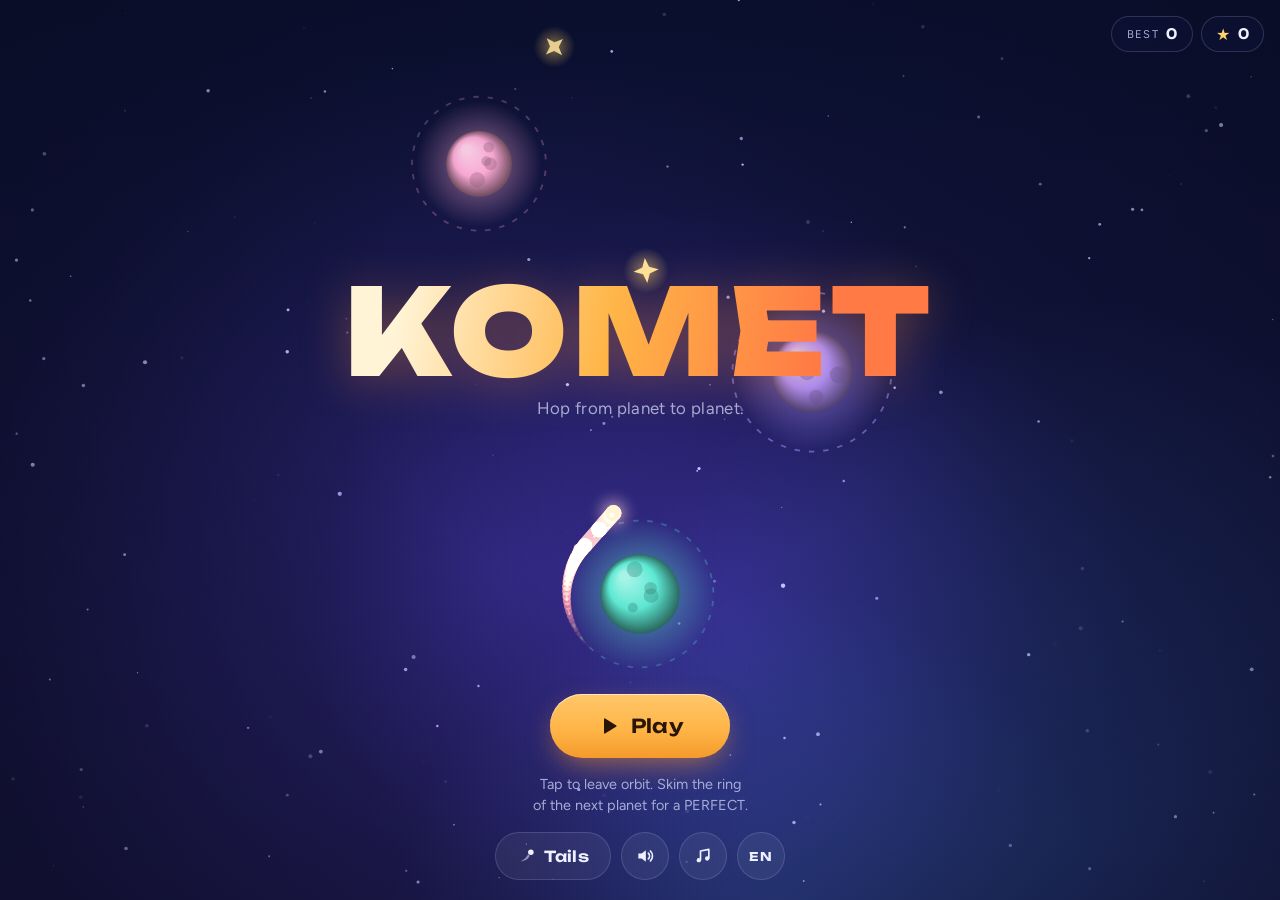
<file: index.html>
<!doctype html>
<html lang="de">
<head>
  <meta charset="utf-8">
  <title>KOMET</title>
  <meta name="viewport" content="width=device-width, initial-scale=1, viewport-fit=cover, user-scalable=no">
  <meta name="description" content="KOMET – ein Arcade-Spiel: Spring als Komet von Planet zu Planet, sammle Sterne und schalte neue Schweife frei.">
  <meta name="theme-color" content="#0b1030">
  <link rel="manifest" href="manifest.webmanifest">
  <link rel="icon" href="assets/icon.svg" type="image/svg+xml">
  <link rel="apple-touch-icon" href="assets/icon-192.png">
  <link rel="stylesheet" href="css/style.css">
</head>
<body>
  <div id="app">
    <canvas id="game" aria-label="Spielfeld"></canvas>

    <!-- HUD -->
    <div id="hud" class="hud" hidden>
      <button class="icon-btn" id="btn-pause" data-i18n-label="paused" type="button">
        <svg viewBox="0 0 24 24" aria-hidden="true"><rect x="6" y="5" width="4" height="14" rx="1.5"/><rect x="14" y="5" width="4" height="14" rx="1.5"/></svg>
      </button>
      <div class="hud-score"><span id="hud-score">0</span><small id="hud-combo"></small></div>
      <div class="chip hud-stars"><span class="star-glyph" aria-hidden="true">★</span><span id="hud-stars">0</span></div>
    </div>
    <div id="hint" class="hint" hidden><span data-i18n="tapToLaunch"></span></div>

    <!-- Menü -->
    <section id="screen-menu" class="screen screen-menu">
      <div class="menu-top">
        <div class="chip"><span class="label" data-i18n="best"></span><strong id="menu-best">0</strong></div>
        <div class="chip"><span class="star-glyph" aria-hidden="true">★</span><strong id="menu-stars">0</strong></div>
      </div>
      <div class="brand">
        <h1 class="logo">KOMET</h1>
        <p class="tagline" data-i18n="tagline"></p>
      </div>
      <div class="menu-actions">
        <button class="btn btn-primary btn-big" id="btn-play" type="button">
          <svg viewBox="0 0 24 24" aria-hidden="true"><path d="M8 5.5v13a1 1 0 0 0 1.5.86l10.5-6.5a1 1 0 0 0 0-1.72L9.5 4.64A1 1 0 0 0 8 5.5z"/></svg>
          <span data-i18n="play"></span>
        </button>
        <p class="howto" data-i18n="howto"></p>
        <div class="menu-row">
          <button class="btn btn-ghost" id="btn-shop" type="button">
            <svg viewBox="0 0 24 24" aria-hidden="true"><path d="M4 18c4-1 8-5 10-9l2 2c-2 4-6 7-12 7z" opacity=".55"/><circle cx="17.5" cy="6.5" r="3.5"/></svg>
            <span data-i18n="shop"></span>
          </button>
          <button class="icon-btn toggle" id="btn-sound" type="button" data-i18n-label="sound" aria-pressed="true">
            <svg viewBox="0 0 24 24" aria-hidden="true"><path d="M4 9h4l5-4v14l-5-4H4z"/><path class="on" d="M16 8.5a5 5 0 0 1 0 7M18.5 6a8.5 8.5 0 0 1 0 12" fill="none" stroke="currentColor" stroke-width="2" stroke-linecap="round"/><path class="off" d="M16 9l5 6M21 9l-5 6" fill="none" stroke="currentColor" stroke-width="2" stroke-linecap="round"/></svg>
          </button>
          <button class="icon-btn toggle" id="btn-music" type="button" data-i18n-label="music" aria-pressed="true">
            <svg viewBox="0 0 24 24" aria-hidden="true"><path d="M9 17V6l10-2v11" fill="none" stroke="currentColor" stroke-width="2" stroke-linejoin="round"/><circle cx="7" cy="17" r="2.6"/><circle cx="17" cy="15" r="2.6"/><path class="off" d="M4 4l16 16" fill="none" stroke="currentColor" stroke-width="2" stroke-linecap="round"/></svg>
          </button>
          <button class="icon-btn lang-btn" id="btn-lang" type="button" data-i18n-label="language"><span id="lang-code">DE</span></button>
        </div>
      </div>
    </section>

    <!-- Pause -->
    <section id="screen-pause" class="screen screen-center" hidden>
      <div class="panel">
        <h2 data-i18n="paused"></h2>
        <button class="btn btn-primary" id="btn-resume" type="button"><span data-i18n="resume"></span></button>
        <button class="btn btn-ghost" id="btn-pause-menu" type="button"><span data-i18n="menu"></span></button>
      </div>
    </section>

    <!-- Game Over -->
    <section id="screen-over" class="screen screen-center" hidden>
      <div class="panel">
        <p class="eyebrow" data-i18n="gameOver"></p>
        <div class="final">
          <span id="over-score" class="final-score">0</span>
          <span class="final-label" data-i18n="score"></span>
        </div>
        <p id="over-best" class="new-best" data-i18n="newBest" hidden></p>
        <dl class="stats">
          <div><dt data-i18n="best"></dt><dd id="over-best-val">0</dd></div>
          <div><dt data-i18n="starsRun"></dt><dd><span class="star-glyph" aria-hidden="true">★</span> <span id="over-stars">0</span></dd></div>
        </dl>
        <div class="revive" id="revive-box">
          <button class="btn btn-revive" id="btn-revive-ad" type="button" hidden><span data-i18n="reviveAd"></span></button>
          <button class="btn btn-revive" id="btn-revive-stars" type="button" hidden><span id="revive-stars-label"></span></button>
        </div>
        <button class="btn btn-primary" id="btn-retry" type="button">
          <svg viewBox="0 0 24 24" aria-hidden="true"><path d="M12 5a7 7 0 1 1-6.6 4.7" fill="none" stroke="currentColor" stroke-width="2.4" stroke-linecap="round"/><path d="M4 4v6h6z"/></svg>
          <span data-i18n="retry"></span>
        </button>
        <div class="menu-row">
          <button class="btn btn-ghost" id="btn-over-menu" type="button"><span data-i18n="menu"></span></button>
          <button class="btn btn-ghost" id="btn-share" type="button" hidden><span data-i18n="share"></span></button>
        </div>
      </div>
    </section>

    <!-- Shop -->
    <section id="screen-shop" class="screen screen-shop" hidden>
      <header class="shop-head">
        <button class="icon-btn" id="btn-shop-back" type="button" data-i18n-label="back">
          <svg viewBox="0 0 24 24" aria-hidden="true"><path d="M15 5l-7 7 7 7" fill="none" stroke="currentColor" stroke-width="2.6" stroke-linecap="round" stroke-linejoin="round"/></svg>
        </button>
        <h2 data-i18n="shop"></h2>
        <div class="chip"><span class="star-glyph" aria-hidden="true">★</span><strong id="shop-stars">0</strong></div>
      </header>
      <div id="shop-grid" class="shop-grid"></div>
    </section>

    <div id="toast" class="toast" role="status" aria-live="polite" hidden></div>
  </div>

  <script src="js/config.js"></script>
  <script src="js/storage.js"></script>
  <script src="js/i18n.js"></script>
  <script src="js/skins.js"></script>
  <script src="js/audio.js"></script>
  <script src="js/platform.js"></script>
  <script src="js/game.js"></script>
  <script src="js/main.js"></script>
</body>
</html>
</file>
<file: css/style.css>
/* KOMET – Oberfläche. Warmer Komet vor kühlem Weltraum. */
@font-face {
  font-family: 'Unbounded';
  src: url('../fonts/unbounded.woff2') format('woff2');
  font-weight: 200 900;
  font-display: swap;
}
@font-face {
  font-family: 'Figtree';
  src: url('../fonts/figtree.woff2') format('woff2');
  font-weight: 300 900;
  font-display: swap;
}

:root {
  --ink: #0b1030;          /* tiefer Raum */
  --ink-2: #161b46;        /* Panels */
  --glass: rgba(14, 18, 52, 0.72);
  --line: rgba(196, 204, 255, 0.18);
  --text: #eef0ff;
  --muted: #a6acd6;
  --amber: #ffb547;        /* Kometenkopf */
  --ember: #ff7a45;        /* Schweif */
  --star: #ffd36b;
  --danger: #ff6b5b;
  --font-display: 'Unbounded', 'Trebuchet MS', system-ui, sans-serif;
  --font-body: 'Figtree', system-ui, -apple-system, 'Segoe UI', Roboto, sans-serif;
  --safe-t: env(safe-area-inset-top, 0px);
  --safe-b: env(safe-area-inset-bottom, 0px);
  --safe-l: env(safe-area-inset-left, 0px);
  --safe-r: env(safe-area-inset-right, 0px);
  color-scheme: dark;
}

* { box-sizing: border-box; }
html, body {
  height: 100%;
  margin: 0;
  background: var(--ink);
  color: var(--text);
  font-family: var(--font-body);
  overflow: hidden;
  -webkit-tap-highlight-color: transparent;
  -webkit-user-select: none;
  user-select: none;
  overscroll-behavior: none;
}
[hidden] { display: none !important; }

#app { position: fixed; inset: 0; }
#game { position: absolute; inset: 0; width: 100%; height: 100%; display: block; touch-action: none; }

/* ---------- Bausteine ---------- */
button { font: inherit; color: inherit; cursor: pointer; border: 0; background: none; }
button:focus-visible { outline: 3px solid var(--amber); outline-offset: 3px; }
svg { width: 1.25em; height: 1.25em; fill: currentColor; flex: none; }

.btn {
  display: inline-flex; align-items: center; justify-content: center; gap: 0.55em;
  min-height: 48px; padding: 0 1.4em;
  border-radius: 999px;
  font-family: var(--font-display); font-weight: 600; font-size: 0.95rem; letter-spacing: 0.02em;
  transition: transform 0.12s ease, background-color 0.2s ease, box-shadow 0.2s ease;
}
.btn:active { transform: scale(0.96); }
.btn-primary {
  background: linear-gradient(180deg, #ffc76a, var(--amber) 55%, #f59a2c);
  color: #2a1606;
  box-shadow: 0 10px 30px -8px rgba(255, 150, 50, 0.65), inset 0 1px 0 rgba(255, 255, 255, 0.6);
}
.btn-primary:hover { box-shadow: 0 14px 36px -8px rgba(255, 150, 50, 0.85), inset 0 1px 0 rgba(255, 255, 255, 0.6); }
.btn-big { min-height: 64px; padding: 0 2.4em; font-size: 1.2rem; }
.btn-ghost { background: rgba(255, 255, 255, 0.06); border: 1px solid var(--line); }
.btn-ghost:hover { background: rgba(255, 255, 255, 0.12); }
.btn-revive { background: rgba(255, 211, 107, 0.12); border: 1px solid rgba(255, 211, 107, 0.5); color: var(--star); width: 100%; }
.btn-revive:hover { background: rgba(255, 211, 107, 0.2); }
.btn[disabled] { opacity: 0.45; cursor: default; }

.icon-btn {
  width: 48px; height: 48px; border-radius: 50%;
  display: inline-grid; place-items: center;
  background: rgba(255, 255, 255, 0.06); border: 1px solid var(--line);
}
.icon-btn:hover { background: rgba(255, 255, 255, 0.12); }
.toggle .off { display: none; }
.toggle[aria-pressed="false"] { color: var(--muted); }
.toggle[aria-pressed="false"] .on { display: none; }
.toggle[aria-pressed="false"] .off { display: inline; }
.lang-btn { font-family: var(--font-display); font-size: 0.75rem; font-weight: 700; letter-spacing: 0.06em; }

.chip {
  display: inline-flex; align-items: center; gap: 0.45em;
  min-height: 36px; padding: 0 0.9em;
  border-radius: 999px; background: var(--glass); border: 1px solid var(--line);
  font-variant-numeric: tabular-nums;
}
.chip .label { font-size: 0.7rem; text-transform: uppercase; letter-spacing: 0.12em; color: var(--muted); }
.chip strong { font-family: var(--font-display); font-weight: 600; font-size: 0.9rem; }
.star-glyph { color: var(--star); }

/* ---------- Screens ---------- */
.screen {
  position: absolute; inset: 0;
  padding: calc(16px + var(--safe-t)) max(16px, var(--safe-r)) calc(20px + var(--safe-b)) max(16px, var(--safe-l));
}
.screen-center { display: grid; place-items: center; background: rgba(6, 8, 26, 0.45); backdrop-filter: blur(3px); -webkit-backdrop-filter: blur(3px); }

.panel {
  width: min(360px, 100%);
  display: flex; flex-direction: column; align-items: stretch; gap: 12px;
  padding: 28px 22px 22px;
  border-radius: 28px;
  background: var(--glass);
  border: 1px solid var(--line);
  box-shadow: 0 30px 80px -20px rgba(0, 0, 0, 0.6);
  text-align: center;
  animation: rise 0.35s cubic-bezier(.2, .9, .3, 1.2);
}
.panel h2 { margin: 0 0 8px; font-family: var(--font-display); font-weight: 700; font-size: 1.4rem; }

/* Menü */
.screen-menu { display: flex; flex-direction: column; justify-content: space-between; align-items: center; pointer-events: none;
  background: radial-gradient(ellipse at 50% 40%, rgba(11, 16, 48, 0) 30%, rgba(6, 8, 26, 0.55) 100%); }
.screen-menu > * { pointer-events: auto; }
.menu-top { display: flex; gap: 8px; align-self: stretch; justify-content: flex-end; }
.brand { text-align: center; margin-top: -6vh; }
.logo {
  margin: 0;
  font-family: var(--font-display); font-weight: 900;
  font-size: clamp(3.4rem, 17vw, 7.5rem); line-height: 0.95; letter-spacing: 0.04em;
  background: linear-gradient(100deg, #fff4d6 10%, var(--amber) 45%, var(--ember) 80%);
  -webkit-background-clip: text; background-clip: text; color: transparent;
  filter: drop-shadow(0 6px 24px rgba(255, 140, 60, 0.35));
}
.tagline { margin: 10px 0 0; font-size: 1.05rem; color: var(--muted); letter-spacing: 0.02em; }
.menu-actions { display: flex; flex-direction: column; align-items: center; gap: 16px; width: min(420px, 100%); }
.howto { margin: 0; max-width: 32ch; text-align: center; font-size: 0.9rem; line-height: 1.45; color: var(--muted); text-wrap: balance; }
.menu-row { display: flex; gap: 10px; justify-content: center; flex-wrap: wrap; }

/* HUD */
.hud {
  position: absolute; inset: 0 0 auto 0;
  display: grid; grid-template-columns: 1fr auto 1fr; align-items: start;
  padding: calc(12px + var(--safe-t)) max(14px, var(--safe-r)) 0 max(14px, var(--safe-l));
  pointer-events: none;
}
.hud > * { pointer-events: auto; }
.hud .hud-stars { justify-self: end; }
.hud-score {
  display: flex; flex-direction: column; align-items: center;
  font-family: var(--font-display); font-weight: 800; font-size: 2.6rem; line-height: 1;
  font-variant-numeric: tabular-nums;
  text-shadow: 0 4px 20px rgba(0, 0, 0, 0.45);
  pointer-events: none;
}
.hud-score.bump { animation: bump 0.25s ease; }
.hud-score small { font-size: 0.8rem; font-weight: 700; color: var(--star); margin-top: 6px; min-height: 1em; letter-spacing: 0.08em; }

.hint {
  position: absolute; left: 0; right: 0; bottom: calc(14vh + var(--safe-b));
  display: flex; justify-content: center; pointer-events: none;
}
.hint span {
  padding: 10px 18px; border-radius: 999px; background: var(--glass); border: 1px solid var(--line);
  font-family: var(--font-display); font-size: 0.85rem; font-weight: 600; letter-spacing: 0.04em;
  animation: pulse 1.4s ease-in-out infinite;
}

/* Game Over */
.eyebrow { margin: 0; font-size: 0.75rem; text-transform: uppercase; letter-spacing: 0.22em; color: var(--ember); font-weight: 700; }
.final { display: flex; flex-direction: column; align-items: center; }
.final-score { font-family: var(--font-display); font-weight: 900; font-size: 4.6rem; line-height: 1; font-variant-numeric: tabular-nums; }
.final-label { font-size: 0.8rem; color: var(--muted); text-transform: uppercase; letter-spacing: 0.16em; margin-top: 4px; }
.new-best { margin: 0; color: var(--star); font-family: var(--font-display); font-weight: 700; font-size: 0.95rem; animation: pulse 1.2s ease-in-out infinite; }
.stats { display: grid; grid-template-columns: 1fr 1fr; gap: 8px; margin: 4px 0 6px; }
.stats div { padding: 10px; border-radius: 16px; background: rgba(255, 255, 255, 0.04); border: 1px solid var(--line); }
.stats dt { font-size: 0.68rem; text-transform: uppercase; letter-spacing: 0.12em; color: var(--muted); }
.stats dd { margin: 4px 0 0; font-family: var(--font-display); font-weight: 700; font-size: 1.15rem; font-variant-numeric: tabular-nums; }
.revive { display: flex; flex-direction: column; gap: 8px; }
.revive:empty { display: none; }

/* Shop */
.screen-shop { background: rgba(8, 10, 32, 0.92); display: flex; flex-direction: column; gap: 16px; overflow-y: auto; }
.shop-head { display: grid; grid-template-columns: auto 1fr auto; align-items: center; gap: 12px; width: min(720px, 100%); margin: 0 auto; }
.shop-head h2 { margin: 0; font-family: var(--font-display); font-weight: 700; font-size: 1.3rem; }
.shop-grid { display: grid; grid-template-columns: repeat(auto-fill, minmax(150px, 1fr)); gap: 12px; width: min(720px, 100%); margin: 0 auto; padding-bottom: 12px; }
.skin-card {
  display: flex; flex-direction: column; align-items: stretch; gap: 10px;
  padding: 12px; border-radius: 22px; background: rgba(255, 255, 255, 0.04); border: 1px solid var(--line);
  text-align: center;
}
.skin-card.selected { border-color: var(--amber); background: rgba(255, 181, 71, 0.08); }
.skin-card canvas { width: 100%; aspect-ratio: 3 / 2; border-radius: 14px; background: #0d1236; }
.skin-card .name { font-family: var(--font-display); font-size: 0.85rem; font-weight: 600; }
.skin-card .btn { min-height: 40px; font-size: 0.8rem; padding: 0 1em; }

/* Toast */
.toast {
  position: absolute; left: 50%; bottom: calc(24px + var(--safe-b)); transform: translateX(-50%);
  padding: 10px 18px; border-radius: 999px; background: var(--ink-2); border: 1px solid var(--line);
  font-size: 0.9rem; animation: rise 0.25s ease;
}

@keyframes rise { from { opacity: 0; transform: translateY(14px) scale(0.98); } to { opacity: 1; transform: none; } }
.toast { animation-name: toastIn; }
@keyframes toastIn { from { opacity: 0; transform: translate(-50%, 10px); } to { opacity: 1; transform: translate(-50%, 0); } }
@keyframes bump { 50% { transform: scale(1.18); } }
@keyframes pulse { 50% { opacity: 0.55; } }

@media (max-height: 560px) {
  .brand { margin-top: 0; }
  .logo { font-size: clamp(2.6rem, 12vh, 4.5rem); }
  .howto { display: none; }
  .panel { padding: 18px; gap: 8px; }
  .final-score { font-size: 3rem; }
}
@media (prefers-reduced-motion: reduce) {
  *, *::before, *::after { animation-duration: 0.01ms !important; animation-iteration-count: 1 !important; transition: none !important; }
}
</file>
